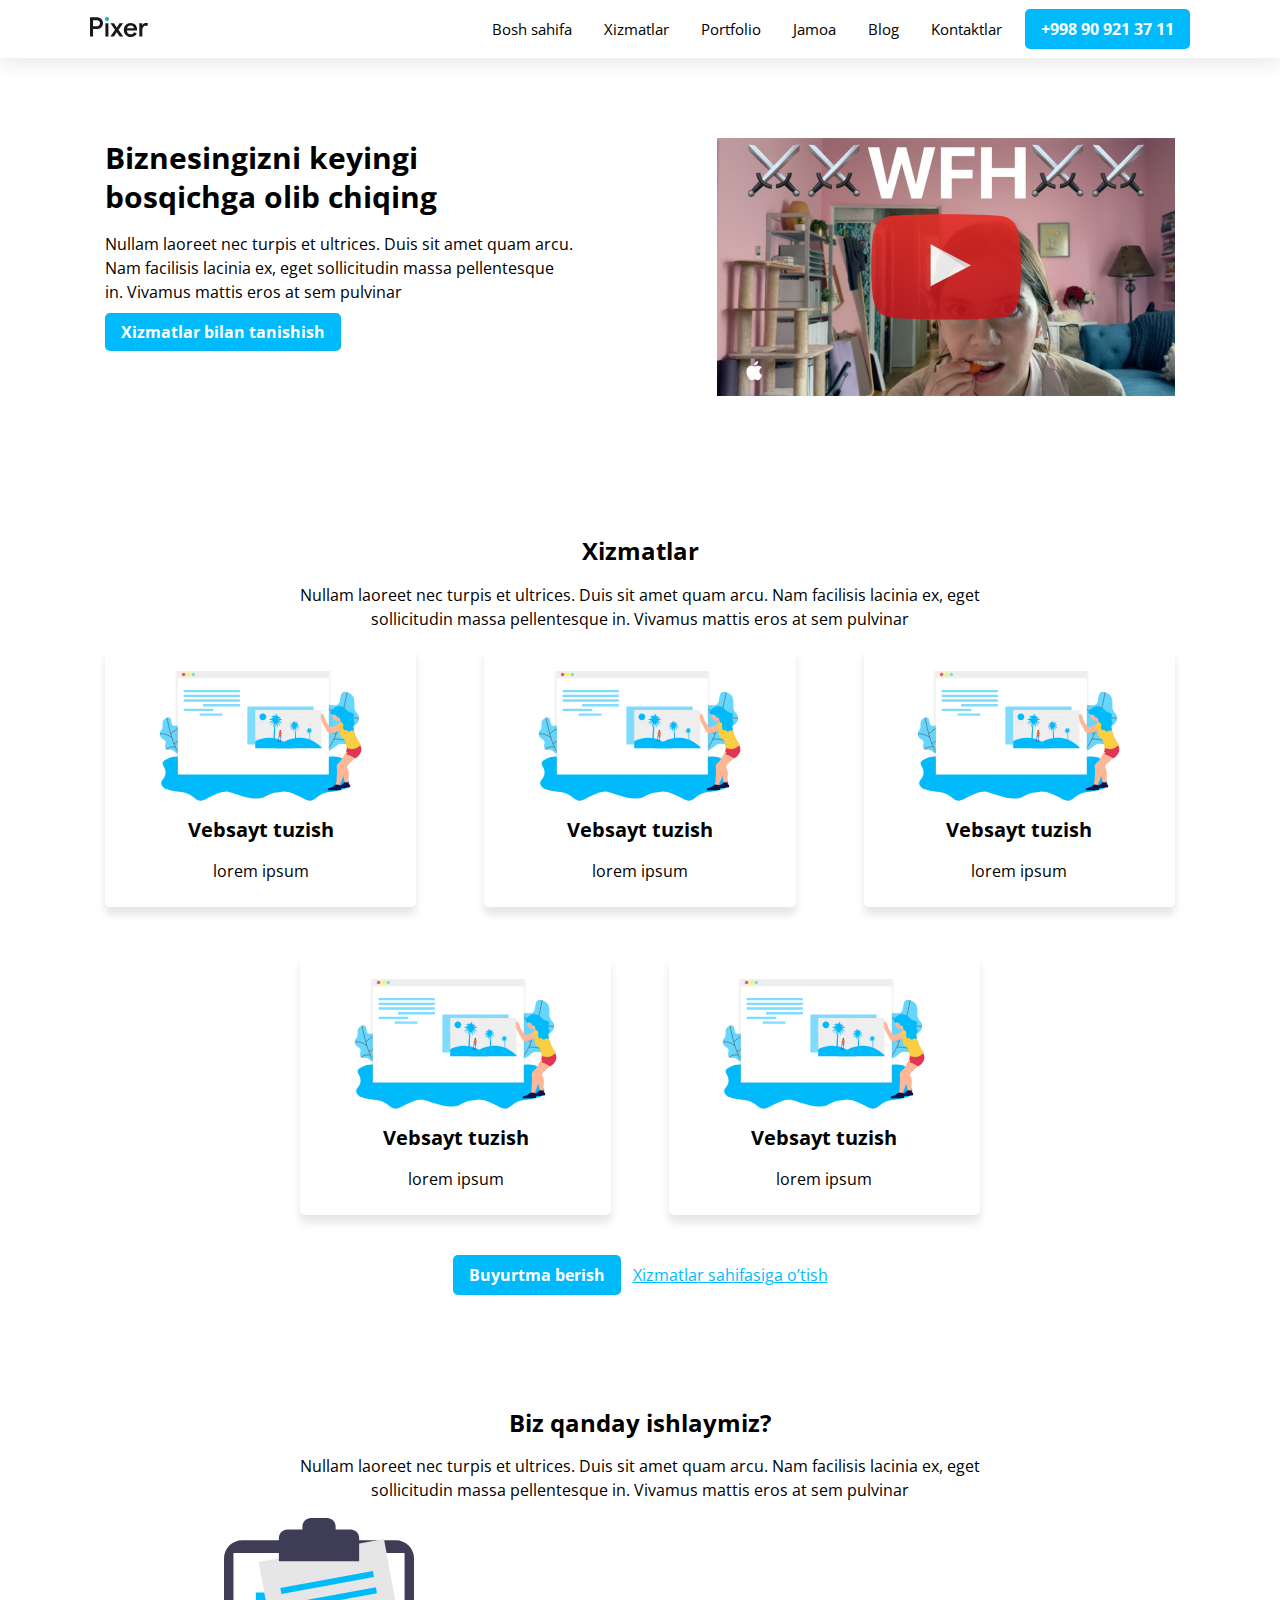
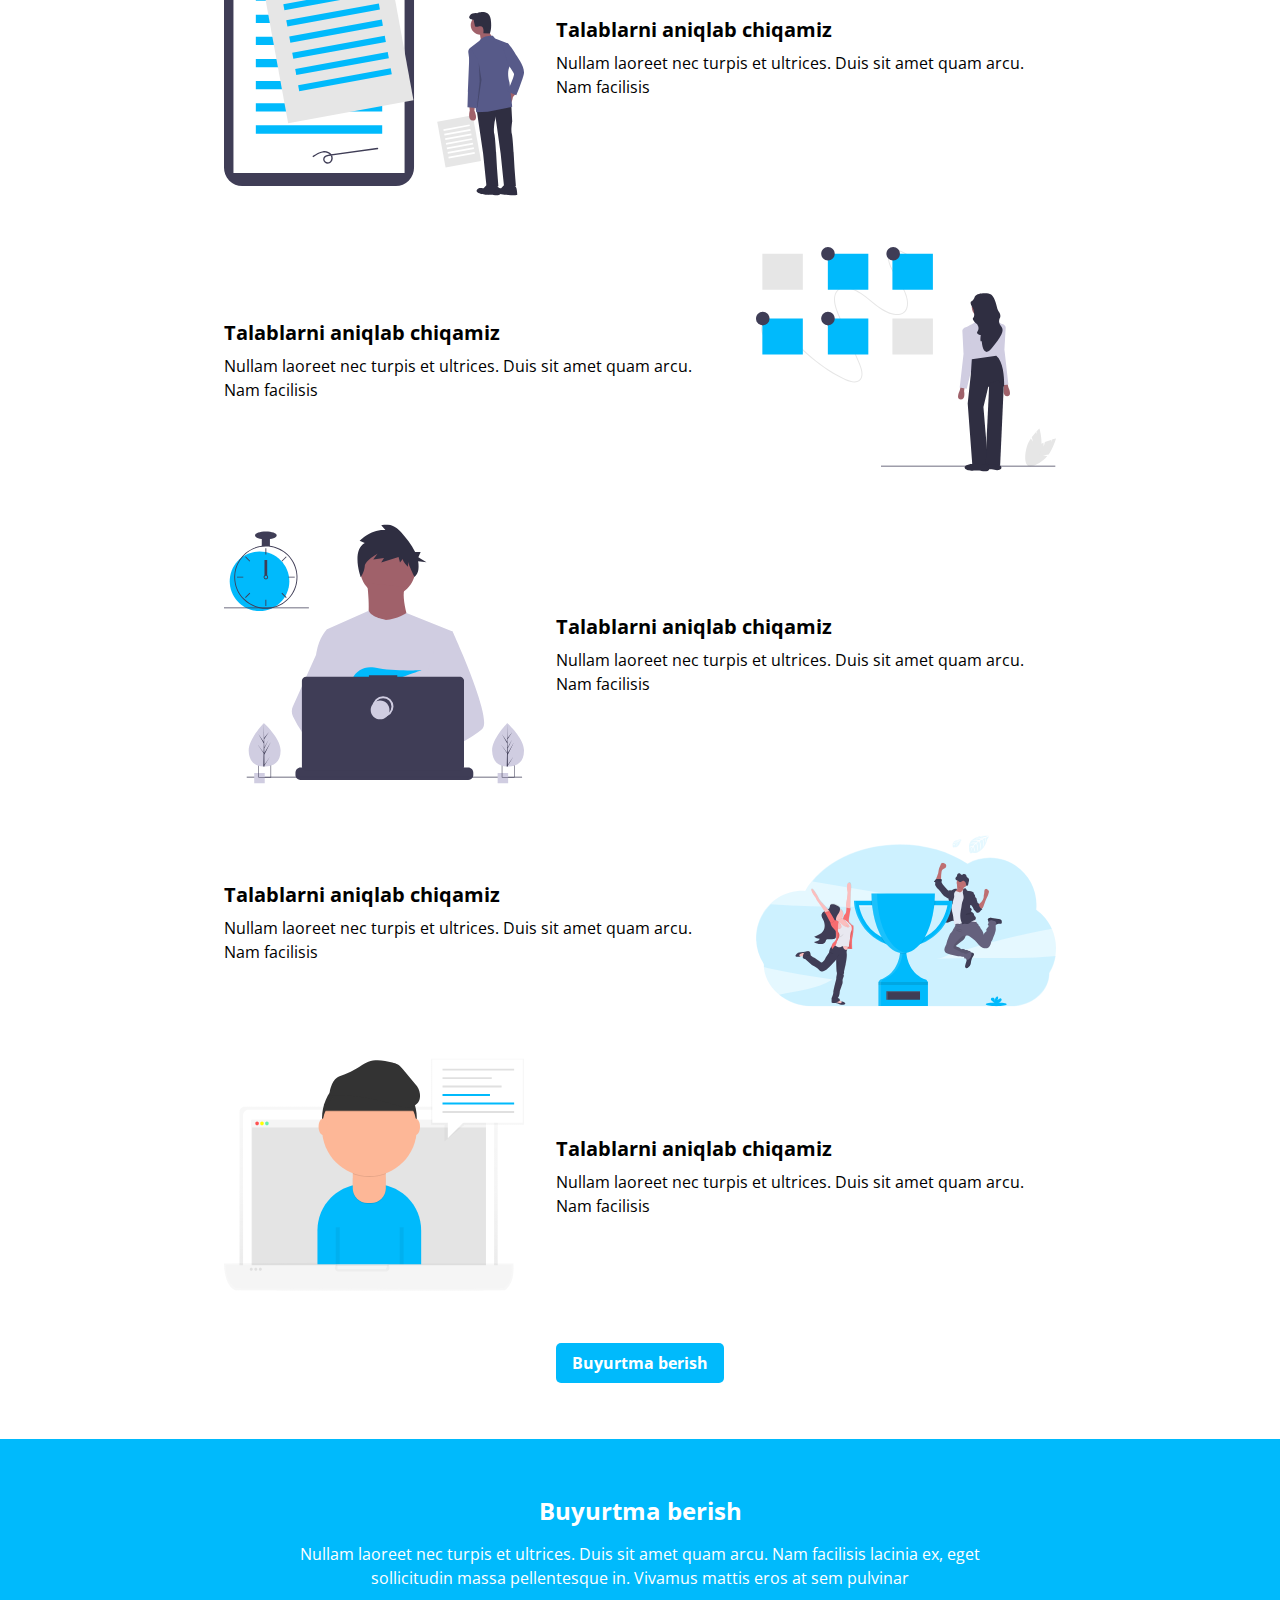
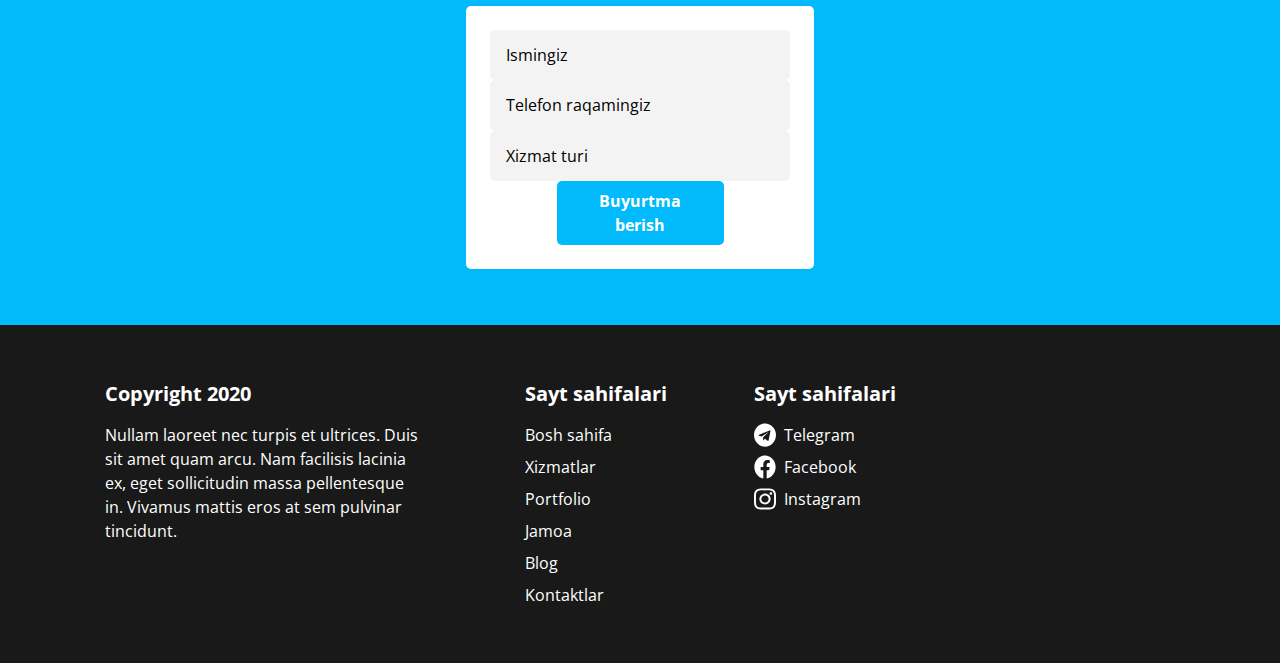
<file: index.html>
<!DOCTYPE html>
<html lang="en">

<head>
    <meta charset="UTF-8">
    <meta http-equiv="X-UA-Compatible" content="IE=edge">
    <meta name="viewport" content="width=device-width, initial-scale=1.0">
    <title>Pixer</title>
    <link rel="stylesheet" href="css/style.css">
    <link rel="stylesheet" href="./css/minified.css">
    <link rel="stylesheet" href="./css/normolized.css">
</head>

<body>

    <h1 class="visually-hidden"></h1>

    <header id="header">
        <div class="container header-content">
            <a href="index.html" class="logo"><img src="images/logo.svg" alt="logo"></a>

            <nav class="navbar">
                <ul class="navbar-list">
                    <li><a href="" class="navbar-link">Bosh sahifa</a></li>
                    <li><a href="page.html" class="navbar-link">Xizmatlar</a></li>
                    <li><a href="" class="navbar-link">Portfolio</a></li>
                    <li><a href="" class="navbar-link">Jamoa</a></li>
                    <li><a href="" class="navbar-link">Blog</a></li>
                    <li><a href="" class="navbar-link">Kontaktlar</a></li>
                </ul>

                <a href="tel:+998909213711" class="main-link">+998 90 921 37 11</a>


            </nav>
        </div>
    </header>

    <main>
        <section class="intro">
            <div class="container intro-content">
                <div class="intro-left">
                    <h2>Biznesingizni keyingi bosqichga olib chiqing</h2>
                    <p>Nullam laoreet nec turpis et ultrices. Duis sit amet quam arcu. Nam facilisis lacinia ex, eget
                        sollicitudin massa pellentesque in. Vivamus mattis eros at sem pulvinar</p>
                    <a href="" class="main-link">Xizmatlar bilan tanishish</a>
                </div>
                <div class="intro-right">
                    <a href="" class="intro-youtube">
                        <img src="images/youtube.png" alt="youtube">
                    </a>
                    <a href="">
                        <img class="play-button" src="images/youtube-play-button.png" alt="play-button">
                    </a>
                </div>
            </div>
        </section>


        <section class="services" id="services">
            <div class="container services-content">
                <div class="services-head">
                    <h2>Xizmatlar</h2>
                    <p>Nullam laoreet nec turpis et ultrices. Duis sit amet quam arcu. Nam facilisis lacinia ex, eget
                        sollicitudin massa pellentesque in. Vivamus mattis eros at sem pulvinar</p>
                </div>


                <ul class="services-list">
                    <li class="services-item">
                        <img src="images/services-img1.svg" alt="services">
                        <h3>Vebsayt tuzish</h3>
                        <span>lorem ipsum</span>
                    </li>
                    <li class="services-item">
                        <img src="images/services-img1.svg" alt="services">
                        <h3>Vebsayt tuzish</h3>
                        <span>lorem ipsum</span>
                    </li>
                    <li class="services-item">
                        <img src="images/services-img1.svg" alt="services">
                        <h3>Vebsayt tuzish</h3>
                        <span>lorem ipsum</span>
                    </li>
                    <li class="services-item">
                        <img src="images/services-img1.svg" alt="services">
                        <h3>Vebsayt tuzish</h3>
                        <span>lorem ipsum</span>
                    </li>
                    <li class="services-item">
                        <img src="images/services-img1.svg" alt="services">
                        <h3>Vebsayt tuzish</h3>
                        <span>lorem ipsum</span>
                    </li>
                </ul>

                <div class="servisec-links">
                    <a href="" class="main-link">Buyurtma berish</a>
                    <a href="" class="servisec-link">Xizmatlar sahifasiga o’tish</a>
                </div>


            </div>
        </section>

        <section class="work">
            <div class="container work-content">
                <div class="work-head">
                    <h2>Biz qanday ishlaymiz?</h2>
                    <p>Nullam laoreet nec turpis et ultrices. Duis sit amet quam arcu. Nam facilisis lacinia ex, eget
                        sollicitudin massa pellentesque in. Vivamus mattis eros at sem pulvinar</p>
                </div>



                <ul class="work-list">
                    <li class="work-item">
                        <div class="work-left">
                            <img src="images/work-item1.svg" alt="work">
                        </div>
                        <div class="work-right">
                            <h3>Talablarni aniqlab chiqamiz</h3>
                            <p>Nullam laoreet nec turpis et ultrices. Duis sit amet quam arcu. Nam facilisis</p>
                        </div>
                    </li>
                    <li class="work-item">
                        <div class="work-right">
                            <h3>Talablarni aniqlab chiqamiz</h3>
                            <p>Nullam laoreet nec turpis et ultrices. Duis sit amet quam arcu. Nam facilisis</p>
                        </div>
                        <div class="work-left">
                            <img src="images/work-item2.svg" alt="work">
                        </div>
                    </li>
                    <li class="work-item">
                        <div class="work-left">
                            <img src="images/work-item3.svg" alt="work">
                        </div>
                        <div class="work-right">
                            <h3>Talablarni aniqlab chiqamiz</h3>
                            <p>Nullam laoreet nec turpis et ultrices. Duis sit amet quam arcu. Nam facilisis</p>
                        </div>
                    </li>
                    <li class="work-item">
                        <div class="work-right">
                            <h3>Talablarni aniqlab chiqamiz</h3>
                            <p>Nullam laoreet nec turpis et ultrices. Duis sit amet quam arcu. Nam facilisis</p>
                        </div>
                        <div class="work-left">
                            <img src="images/work-item4.svg" alt="work">
                        </div>
                    </li>
                    <li class="work-item">
                        <div class="work-left">
                            <img src="images/work-item5.svg" alt="work">
                        </div>
                        <div class="work-right">
                            <h3>Talablarni aniqlab chiqamiz</h3>
                            <p>Nullam laoreet nec turpis et ultrices. Duis sit amet quam arcu. Nam facilisis</p>
                        </div>
                    </li>
                </ul>

                <div class="work-link">
                    <a href="" class="main-link">Buyurtma berish</a>
                </div>

            </div>
        </section>

        <section class="order">
            <div class="container order-container">
                <div class="order-head">
                    <h2>Buyurtma berish</h2>
                    <p>Nullam laoreet nec turpis et ultrices. Duis sit amet quam arcu. Nam facilisis lacinia ex, eget
                        sollicitudin massa pellentesque in. Vivamus mattis eros at sem pulvinar</p>
                </div>


                <form action="">
                    <input type="text" placeholder="Ismingiz">
                    <input type="tel" placeholder="Telefon raqamingiz">
                    <input type="text" placeholder="Xizmat turi">
                    <button>Buyurtma berish</button>
                </form>
            </div>
        </section>
    </main>

    <footer>
        <div class="container footer-content">
            <div class="footer-text">
                <h3>Copyright 2020</h3>
                <p>Nullam laoreet nec turpis et ultrices. Duis sit amet quam arcu. Nam facilisis lacinia ex, eget
                    sollicitudin massa pellentesque in. Vivamus mattis eros at sem pulvinar tincidunt.</p>
            </div>

            <ul class="footer-list">
                <li>
                    <h3>Sayt sahifalari</h3>
                </li>
                <li><a href="" class="footer-link">Bosh sahifa</a></li>
                <li><a href="#services" class="footer-link">Xizmatlar</a></li>
                <li><a href="" class="footer-link">Portfolio</a></li>
                <li><a href="" class="footer-link">Jamoa</a></li>
                <li><a href="" class="footer-link">Blog</a></li>
                <li><a href="#header" class="footer-link">Kontaktlar</a></li>
            </ul>

            <ul class="footer-list">
                <li>
                    <h3>Sayt sahifalari</h3>
                </li>
                <li>
                    <a class="footer-link" href="">
                        <img src="images/telegram.svg" alt="telegram">
                        <span>Telegram</span>
                    </a>
                </li>
                <li>
                    <a class="footer-link" href="">
                        <img src="images/facebook.svg" alt="facebook">
                        <span>Facebook</span>
                    </a>
                </li>
                <li>
                    <a class="footer-link" href="">
                        <img src="images/instagram.svg" alt="instagram">
                        <span>Instagram</span>
                    </a>
                </li>
            </ul>

        </div>
    </footer>






</body>

</html>
</file>
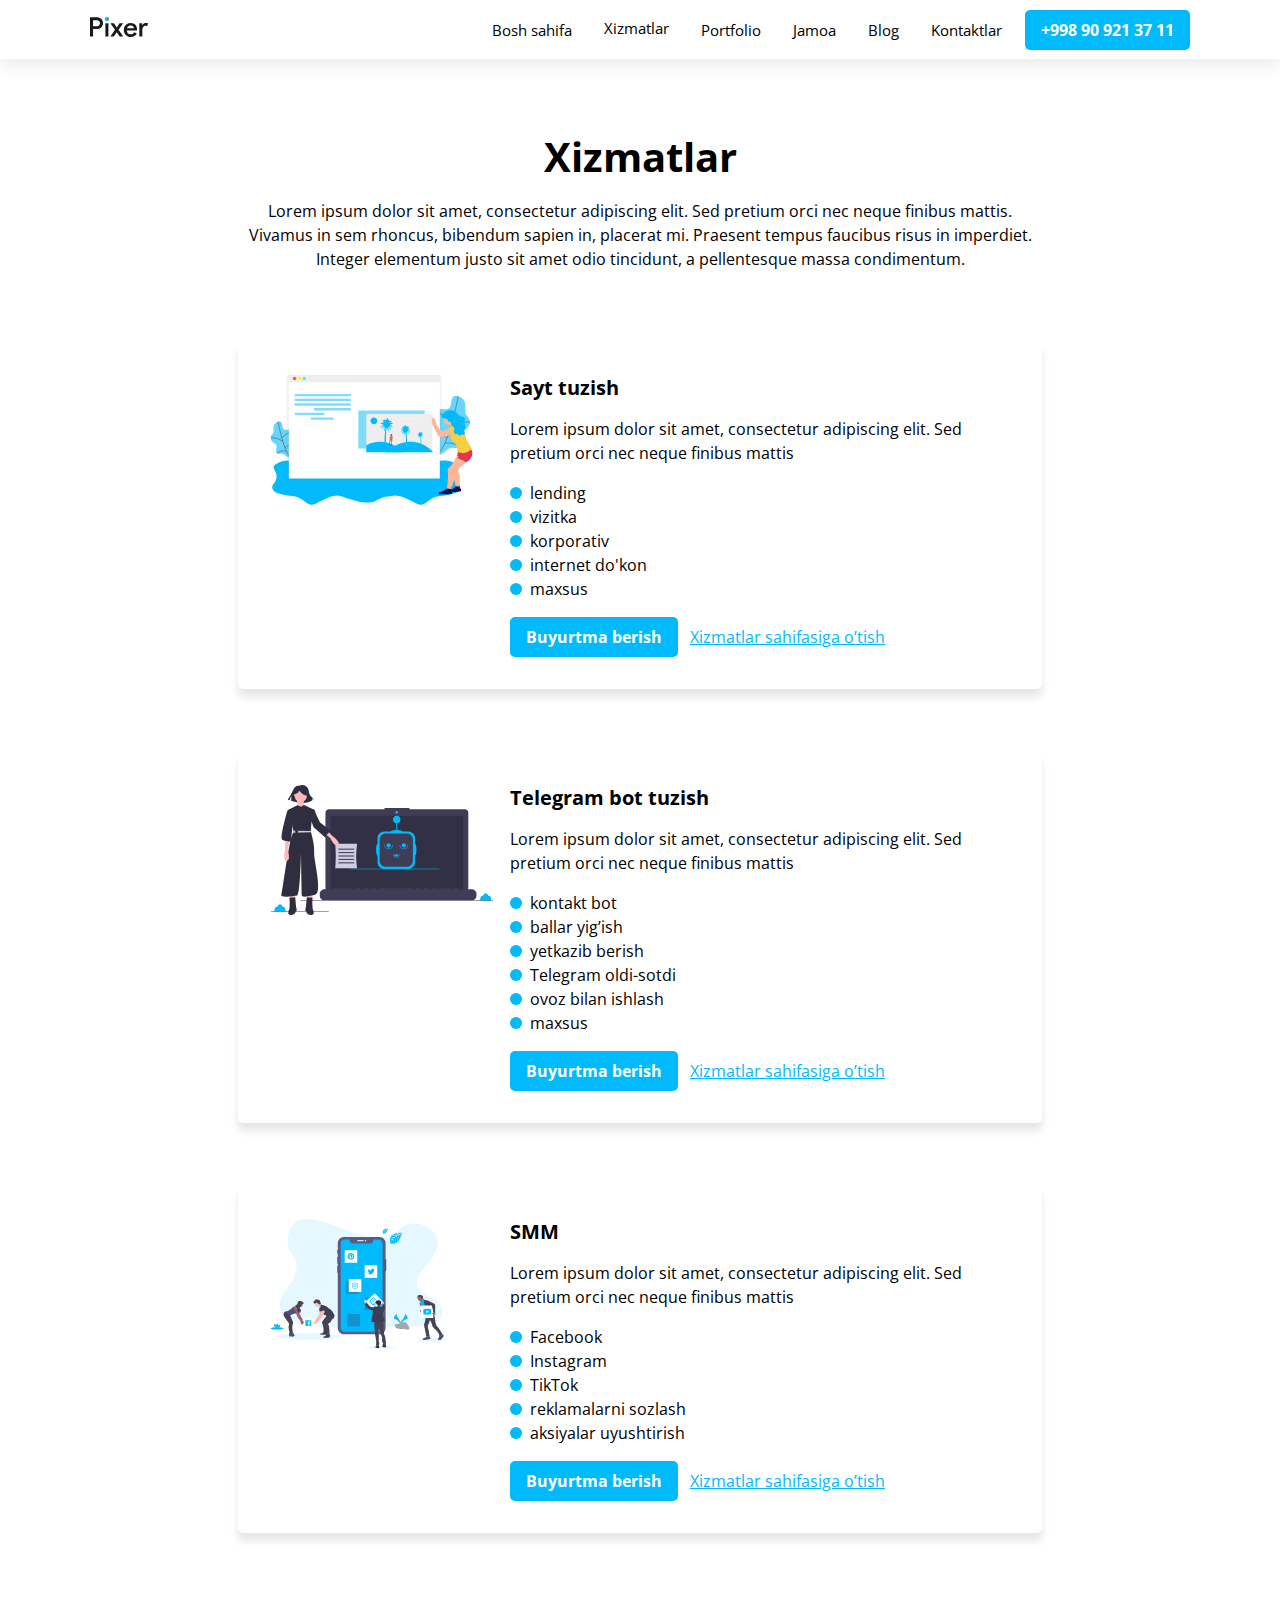
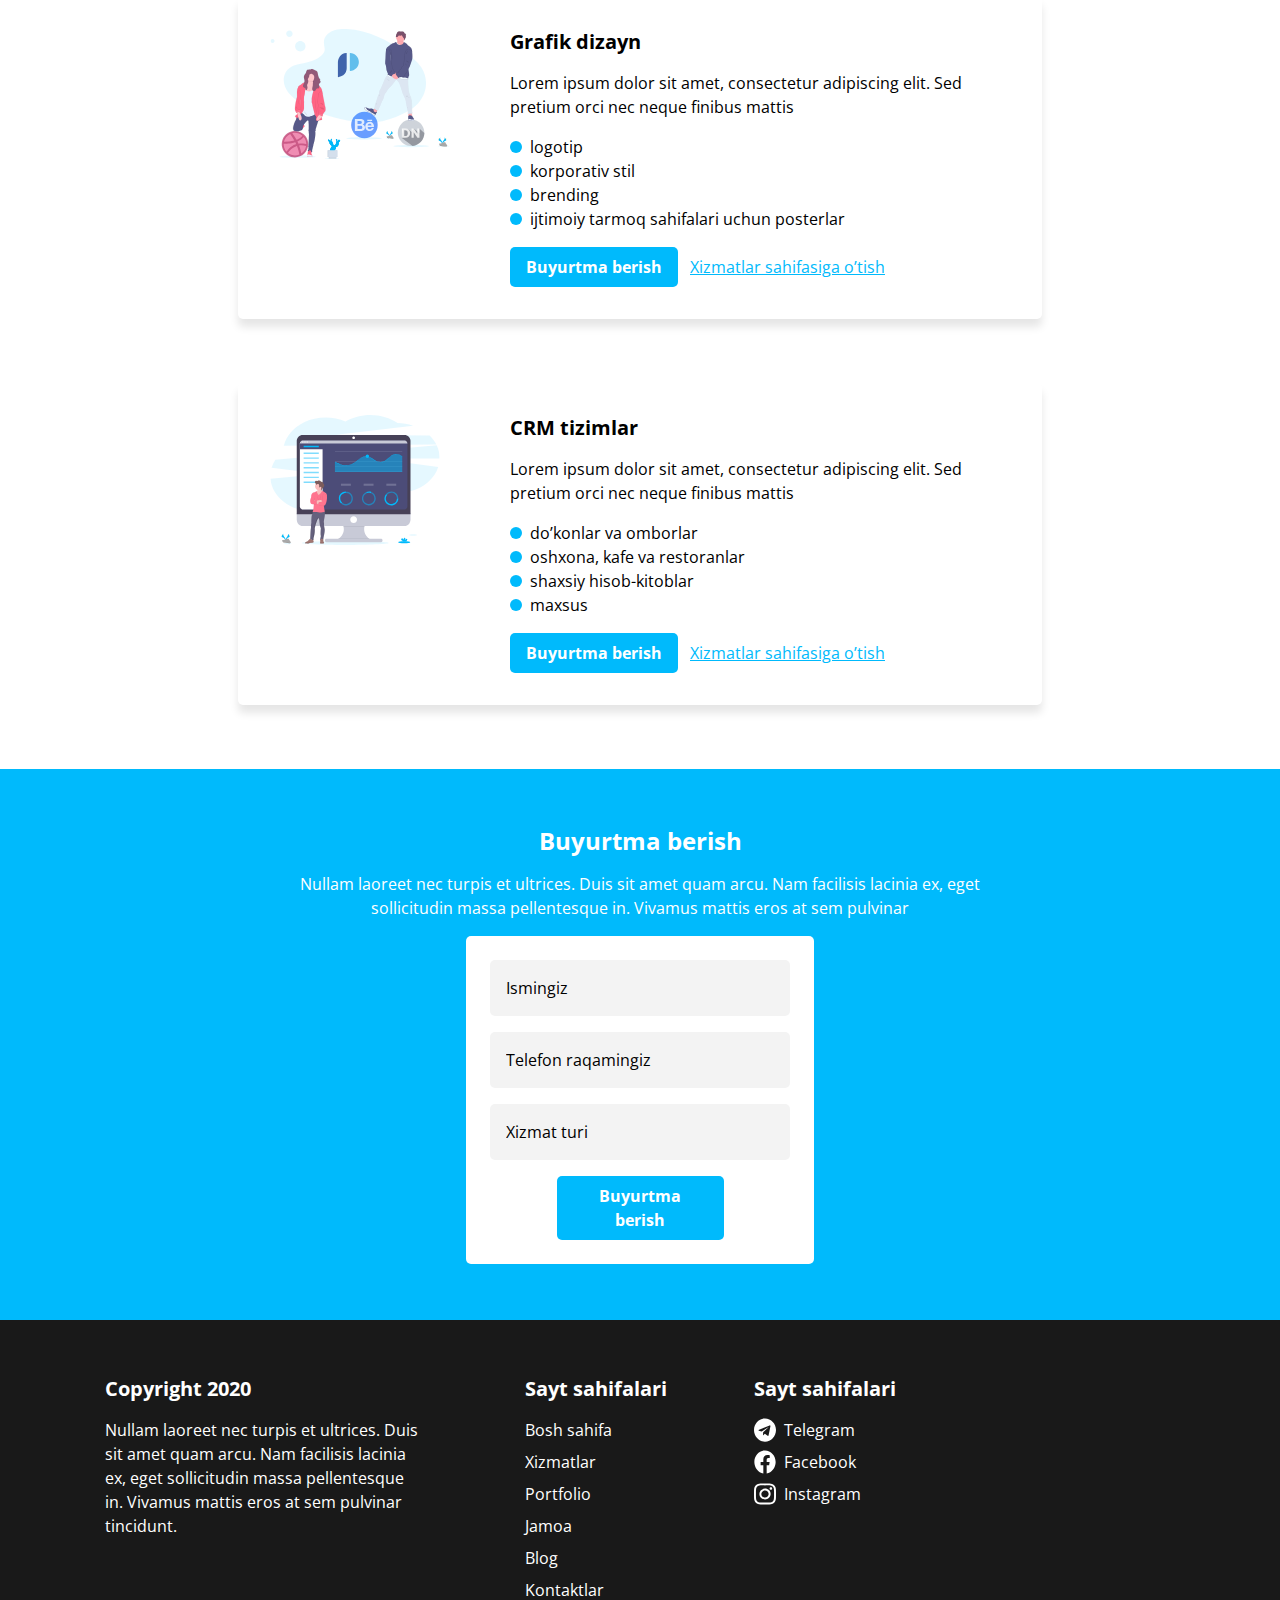
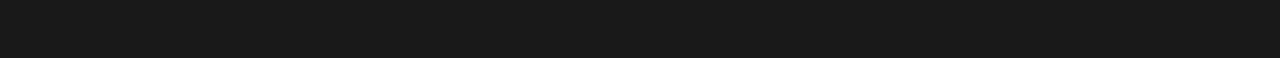
<file: page.html>
<!DOCTYPE html>
<html lang="en">

<head>
    <meta charset="UTF-8">
    <meta http-equiv="X-UA-Compatible" content="IE=edge">
    <meta name="viewport" content="width=device-width, initial-scale=1.0">
    <title>Services</title>
    <link rel="stylesheet" href="css/style.css">
</head>

<body>

    <header>
        <div class="container header-content header-page">
            <a href="index.html" class="logo"><img src="images/logo.svg" alt="logo"></a>

            <nav class="navbar">
                <ul class="navbar-list">
                    <li><a href="index.html" class="navbar-link">Bosh sahifa</a></li>
                    <li class="select-item">
                        <a href="" class="navbar-link select-link">Xizmatlar</a>
                        <div class="select">
                            <ul>
                                <li><a href="#vebsayt">Vebsayt</a></li>
                                <li><a href="#tgbot">Telegram bot</a></li>
                                <li><a href="#smm">SMM</a></li>
                                <li><a href="#design">Grafik dizayn</a></li>
                                <li><a href="#crm">CRM tizim</a></li>
                            </ul>
                        </div>
                    </li>
                    <li><a href="" class="navbar-link">Portfolio</a></li>
                    <li><a href="" class="navbar-link">Jamoa</a></li>
                    <li><a href="" class="navbar-link">Blog</a></li>
                    <li><a href="" class="navbar-link">Kontaktlar</a></li>
                </ul>

                <a href="" class="main-link">+998 90 921 37 11</a>


            </nav>
        </div>
    </header>

    <main>
        <section class="services-page">
            <div class="container">
                <h1>Xizmatlar</h1>
                <p>Lorem ipsum dolor sit amet, consectetur adipiscing elit. Sed pretium orci nec neque finibus mattis.
                    Vivamus in sem rhoncus, bibendum sapien in, placerat mi. Praesent tempus faucibus risus in
                    imperdiet. Integer elementum justo sit amet odio tincidunt, a pellentesque massa condimentum.</p>
            </div>
        </section>
        <section class="services-page-cards">
            <div class="container services-page-cards__content">
                <ul class="services-page-list">
                    <li class="services-page-item" id="vebsayt">
                        <div class="page-item-left">
                            <img src="images/services-img1.svg" alt="services">
                        </div>
                        <div class="page-item-right">
                            <h3>Sayt tuzish</h3>
                            <p>Lorem ipsum dolor sit amet, consectetur adipiscing elit. Sed pretium orci nec neque
                                finibus mattis</p>

                            <ul class="page-item-right__list">
                                <li>
                                    <div class="circle"></div> lending
                                </li>
                                <li>
                                    <div class="circle"></div> vizitka
                                </li>
                                <li>
                                    <div class="circle"></div> korporativ
                                </li>
                                <li>
                                    <div class="circle"></div> internet do'kon
                                </li>
                                <li>
                                    <div class="circle"></div> maxsus
                                </li>
                            </ul>

                            <div class="servisec-page-links">
                                <a href="" class="main-link">Buyurtma berish</a>
                                <a href="" class="servisec-page-link">Xizmatlar sahifasiga o’tish</a>
                            </div>
                        </div>
                    </li>
                    <li class="services-page-item" id="tgbot">
                        <div class="page-item-left">
                            <img src="images/services-img2.svg" alt="services">
                        </div>
                        <div class="page-item-right">
                            <h3>Telegram bot tuzish</h3>
                            <p>Lorem ipsum dolor sit amet, consectetur adipiscing elit. Sed pretium orci nec neque
                                finibus mattis</p>

                            <ul class="page-item-right__list">
                                <li>
                                    <div class="circle"></div> kontakt bot
                                </li>
                                <li>
                                    <div class="circle"></div> ballar yig’ish
                                </li>
                                <li>
                                    <div class="circle"></div> yetkazib berish
                                </li>
                                <li>
                                    <div class="circle"></div> Telegram oldi-sotdi
                                </li>
                                <li>
                                    <div class="circle"></div> ovoz bilan ishlash
                                </li>
                                <li>
                                    <div class="circle"></div> maxsus
                                </li>
                            </ul>

                            <div class="servisec-page-links">
                                <a href="" class="main-link">Buyurtma berish</a>
                                <a href="" class="servisec-page-link">Xizmatlar sahifasiga o’tish</a>
                            </div>
                        </div>
                    </li>
                    <li class="services-page-item" id="smm">
                        <div class="page-item-left">
                            <img src="images/services-img3.svg" alt="services">
                        </div>
                        <div class="page-item-right">
                            <h3>SMM</h3>
                            <p>Lorem ipsum dolor sit amet, consectetur adipiscing elit. Sed pretium orci nec neque
                                finibus mattis</p>

                            <ul class="page-item-right__list">
                                <li>
                                    <div class="circle"></div> Facebook
                                </li>
                                <li>
                                    <div class="circle"></div> Instagram
                                </li>
                                <li>
                                    <div class="circle"></div> TikTok
                                </li>
                                <li>
                                    <div class="circle"></div> reklamalarni sozlash
                                </li>
                                <li>
                                    <div class="circle"></div> aksiyalar uyushtirish
                                </li>
                            </ul>

                            <div class="servisec-page-links">
                                <a href="" class="main-link">Buyurtma berish</a>
                                <a href="" class="servisec-page-link">Xizmatlar sahifasiga o’tish</a>
                            </div>
                        </div>
                    </li>
                    <li class="services-page-item" id="design">
                        <div class="page-item-left">
                            <img src="images/services-img4.svg" alt="services">
                        </div>
                        <div class="page-item-right">
                            <h3>Grafik dizayn</h3>
                            <p>Lorem ipsum dolor sit amet, consectetur adipiscing elit. Sed pretium orci nec neque
                                finibus mattis</p>

                            <ul class="page-item-right__list">
                                <li>
                                    <div class="circle"></div> logotip
                                </li>
                                <li>
                                    <div class="circle"></div> korporativ stil
                                </li>
                                <li>
                                    <div class="circle"></div> brending
                                </li>
                                <li>
                                    <div class="circle"></div> ijtimoiy tarmoq sahifalari uchun posterlar
                                </li>
                            </ul>

                            <div class="servisec-page-links">
                                <a href="" class="main-link">Buyurtma berish</a>
                                <a href="" class="servisec-page-link">Xizmatlar sahifasiga o’tish</a>
                            </div>
                        </div>
                    </li>
                    <li class="services-page-item" id="crm">
                        <div class="page-item-left">
                            <img src="images/services-img5.svg" alt="services">
                        </div>
                        <div class="page-item-right">
                            <h3>CRM tizimlar</h3>
                            <p>Lorem ipsum dolor sit amet, consectetur adipiscing elit. Sed pretium orci nec neque
                                finibus mattis</p>

                            <ul class="page-item-right__list">
                                <li>
                                    <div class="circle"></div> do’konlar va omborlar
                                </li>
                                <li>
                                    <div class="circle"></div> oshxona, kafe va restoranlar
                                </li>
                                <li>
                                    <div class="circle"></div> shaxsiy hisob-kitoblar
                                </li>
                                <li>
                                    <div class="circle"></div> maxsus
                                </li>
                            </ul>

                            <div class="servisec-page-links">
                                <a href="" class="main-link">Buyurtma berish</a>
                                <a href="" class="servisec-page-link">Xizmatlar sahifasiga o’tish</a>
                            </div>
                        </div>
                    </li>
                </ul>
            </div>
        </section>
        <section class="order">
            <div class="container order-container">
                <div class="order-head">
                    <h2>Buyurtma berish</h2>
                    <p>Nullam laoreet nec turpis et ultrices. Duis sit amet quam arcu. Nam facilisis lacinia ex, eget
                        sollicitudin massa pellentesque in. Vivamus mattis eros at sem pulvinar</p>
                </div>


                <form action="">
                    <input type="text" placeholder="Ismingiz">
                    <input type="tel" placeholder="Telefon raqamingiz">
                    <input type="text" placeholder="Xizmat turi">
                    <button>Buyurtma berish</button>
                </form>
            </div>
        </section>
    </main>

    <footer>
        <div class="container footer-content">
            <div class="footer-text">
                <h3>Copyright 2020</h3>
                <p>Nullam laoreet nec turpis et ultrices. Duis sit amet quam arcu. Nam facilisis lacinia ex, eget
                    sollicitudin massa pellentesque in. Vivamus mattis eros at sem pulvinar tincidunt.</p>
            </div>

            <ul class="footer-list">
                <li>
                    <h3>Sayt sahifalari</h2>
                </li>
                <li><a href="" class="footer-link">Bosh sahifa</a></li>
                <li><a href="" class="footer-link">Xizmatlar</a></li>
                <li><a href="" class="footer-link">Portfolio</a></li>
                <li><a href="" class="footer-link">Jamoa</a></li>
                <li><a href="" class="footer-link">Blog</a></li>
                <li><a href="" class="footer-link">Kontaktlar</a></li>
            </ul>

            <ul class="footer-list">
                <li>
                    <h3>Sayt sahifalari</h2>
                </li>
                <li>
                    <a class="footer-link" href="">
                        <img src="images/telegram.svg" alt="telegram">
                        <span>Telegram</span>
                    </a>
                </li>
                <li>
                    <a class="footer-link" href="">
                        <img src="images/facebook.svg" alt="facebook">
                        <span>Facebook</span>
                    </a>
                </li>
                <li>
                    <a class="footer-link" href="">
                        <img src="images/instagram.svg" alt="instagram">
                        <span>Instagram</span>
                    </a>
                </li>
            </ul>

        </div>
    </footer>








</body>

</html>
</file>
<file: css/style.css>
@import url('https://fonts.googleapis.com/css2?family=Open+Sans:wght@400;700&display=swap');


* {
    box-sizing: border-box;
    margin: 0;
    padding: 0;
    scroll-behavior: smooth;
}

body {
    font-family: 'Open Sans';
    margin: 0;
    padding: 0;
}


ul,
li {
    margin: 0;
    padding: 0;
    list-style: none;
}

p,
h1,
h2,
h3,
h4 {
    padding: 0;
    margin: 0;
}

a {
    text-decoration: none;
}


.visually-hidden {
    clip: rect(0 0 0 0);
    clip-path: inset(50%);
    height: 1px;
    overflow: hidden;
    position: absolute;
    white-space: nowrap;
    width: 1px;
}

.container {
    width: 1100px;
    padding: 0 15px;
    margin: 0 auto;
}


header {
    background: #FFFFFF;
    box-shadow: 0px 4px 20px rgba(0, 0, 0, 0.1);
}


.header-content {
    display: flex;
    justify-content: space-between;
    align-items: center;
    padding: 9px 0;
}

.header-page {
    padding: 0;
}

.navbar-list {
    display: flex;
    align-items: center;
    margin-right: 7px;
}


.navbar-link {
    font-family: 'Open Sans';
    font-style: normal;
    font-weight: 400;
    font-size: 15px;
    line-height: 24px;
    color: #000000;
    padding: 16px;
    border-bottom: 3px solid transparent;
    transition: border 0.4s;
}

.navbar-link:hover {
    border-bottom: 3px solid #191919;
}

.navbar-link:active {
    border-bottom: transparent;
}







.navbar {
    display: flex;
    align-items: center;
}


.select-item {
    position: relative;
    display: flex;
    flex-direction: column;
    align-items: center;
}




.navbar:hover .select {
    display: flex;
}

.select {
    display: none;
    top: 59px;
    width: 132px;
    position: absolute;
    background: #FFFFFF;
    box-shadow: 0px 4px 24px rgba(0, 0, 0, 0.1);
    border-radius: 5px;
}

.select li:last-child {
    margin-bottom: 0;
}

.select li {
    display: flex;
}

.select a {
    font-family: 'Open Sans';
    font-style: normal;
    font-weight: 400;
    font-size: 16px;
    line-height: 24px;
    color: #000000;
    padding: 8px 16px;
    width: 100%;
    transition: color 0.2s;
}


.select a:hover {
    background: #00BAFC;
    color: #FFFFFF;
}


.select a:active {
    opacity: 0.6;
}


.intro {
    margin: 80px;
}

.intro-left h2 {
    font-family: 'Open Sans';
    font-style: normal;
    font-weight: 700;
    font-size: 30px;
    line-height: 130%;
    color: #000000;
}

.intro-left p {
    font-family: 'Open Sans';
    font-style: normal;
    font-weight: 400;
    font-size: 16px;
    line-height: 24px;
    color: #000000;
    margin: 16px 0;
}

.main-link {
    font-family: 'Open Sans';
    font-style: normal;
    font-weight: 700;
    font-size: 16px;
    line-height: 24px;
    color: #FFFFFF;
    padding: 8px 16px;
    background: #00BAFC;
    border-radius: 5px;
    transition: 0.2s;
}

.main-link:hover {
    background: rgba(0, 186, 252, 0.8);
}

.main-link:active {
    background: rgba(0, 186, 252, 0.6);
}

.intro-content {
    display: flex;
    justify-content: space-between;
}

.intro-left {
    width: 470px;
}



.intro-right {
    width: 458px;
    position: relative;
}



.play-button {
    position: absolute;
    top: 76px;
    left: 154px;
}


.services {
    padding: 56px 0;
}

.services h2 {
    font-family: 'Open Sans';
    font-style: normal;
    font-weight: 700;
    font-size: 24px;
    line-height: 130%;
    text-align: center;
    color: #000000;
    margin-bottom: 16px;
}


.services-head {
    width: 719px;
    margin: 0 auto;
    margin-bottom: 16px;
}

.services-head p {
    font-family: 'Open Sans';
    font-style: normal;
    font-weight: 400;
    font-size: 16px;
    line-height: 24px;
    color: #000000;
    text-align: center;
}

.services-list {
    display: flex;
    flex-wrap: wrap;
    justify-content: space-between;
}

.services-item {
    width: 29.09%;
    display: flex;
    flex-direction: column;
    align-items: center;
    background: #FFFFFF;
    box-shadow: 0px 8px 8px rgba(0, 0, 0, 0.1);
    border-radius: 5px;
    transition: box-shadow 0.2s;
    padding: 24px 58px;
}


.services-item:nth-child(4) {
    margin-top: 48px;
    margin-left: 195px;
}

.services-item:nth-child(5) {
    margin-top: 48px;
    margin-right: 195px;
}





.services-item:hover {
    box-shadow: 0px 12px 21px rgba(0, 0, 0, 0.1);
}

.services-item:active {
    box-shadow: 0px 4px 4px rgba(0, 0, 0, 0.2);
}



.services-item h3 {
    font-family: 'Open Sans';
    font-style: normal;
    font-weight: 700;
    font-size: 20px;
    line-height: 130%;
    color: #000000;
    margin: 16px 0;
}


.services-item span {
    font-family: 'Open Sans';
    font-style: normal;
    font-weight: 400;
    font-size: 16px;
    line-height: 24px;
    color: #000000;
}

.servisec-links {
    display: flex;
    align-items: center;
    margin: 0 auto;
    width: 375px;
    justify-content: space-between;
    margin-top: 40px;
}

.servisec-link {
    font-family: 'Open Sans';
    font-style: normal;
    font-weight: 400;
    font-size: 16px;
    line-height: 24px;
    text-align: center;
    text-decoration-line: underline;
    color: #00BAFC;
}


.work {
    padding: 56px 0;
}


.work-head {
    width: 719px;
    margin: 0 auto;
    margin-bottom: 16px;
}

.work-head h2 {
    font-family: 'Open Sans';
    font-style: normal;
    font-weight: 700;
    font-size: 24px;
    line-height: 130%;
    text-align: center;
    color: #000000;
    margin-bottom: 16px;
}

.work-head p {
    font-family: 'Open Sans';
    font-style: normal;
    font-weight: 400;
    font-size: 16px;
    line-height: 24px;
    text-align: center;
    color: #000000;
    width: 719px;
    margin: 0 auto;
}

.work-list {
    width: 832px;
    margin: 0 auto;
}

.work-item {
    display: flex;
    align-items: center;
    justify-content: space-between;
    margin-bottom: 48px;
}


.work-right {
    width: 500px;
}

.work-right h3 {
    font-family: 'Open Sans';
    font-style: normal;
    font-weight: 700;
    font-size: 20px;
    line-height: 130%;
    color: #000000;
    margin-bottom: 8px;
}

.work-right p {
    font-family: 'Open Sans';
    font-style: normal;
    font-weight: 400;
    font-size: 16px;
    line-height: 24px;
    color: #000000;
}

.work-link {
    display: flex;
    justify-content: center;
}


.order {
    background: #00BAFC;
    padding: 56px 0;
}

.order-head {
    width: 719px;
    margin: 0 auto;
    margin-bottom: 16px;
}

.order-head h2 {
    font-family: 'Open Sans';
    font-style: normal;
    font-weight: 700;
    font-size: 24px;
    line-height: 130%;
    text-align: center;
    color: #FFFFFF;
    margin-bottom: 16px;
}

.order-head p {
    font-family: 'Open Sans';
    font-style: normal;
    font-weight: 400;
    font-size: 16px;
    line-height: 150%;
    text-align: center;
    color: #FFFFFF;
}


form {
    width: 348px;
    padding: 24px;
    display: flex;
    flex-direction: column;
    align-items: center;
    background: #FFFFFF;
    border-radius: 5px;
    margin: 0 auto;
}

input {
    width: 300px;
    padding: 16px;
    border: none;
    outline: none;
    background: #F3F3F3;
    border-radius: 5px;
    margin-bottom: 16px;
    font-family: 'Open Sans';
    font-style: normal;
    font-weight: 400;
    font-size: 16px;
    line-height: 150%;
    color: #000000;
}

input::placeholder {
    color: #000;
}


form button {
    padding: 8px 16px;
    background: #00BAFC;
    border-radius: 5px;
    outline: none;
    border: none;
    width: 167px;
    font-family: 'Open Sans';
    font-style: normal;
    font-weight: 700;
    font-size: 16px;
    line-height: 24px;
    color: #FFFFFF;
}



footer {
    background: #191919;
    padding: 56px 0;
}


.footer-text {
    width: 320px;
    margin-right: 100px;
}

.footer-text h3 {
    font-family: 'Open Sans';
    font-style: normal;
    font-weight: 700;
    font-size: 20px;
    line-height: 130%;
    color: #FFFFFF;
    margin-bottom: 16px;
}

.footer-text p {
    font-family: 'Open Sans';
    font-style: normal;
    font-weight: 400;
    font-size: 16px;
    line-height: 150%;
    color: #FFFFFF;
}


.footer-list h3 {
    font-family: 'Open Sans';
    font-style: normal;
    font-weight: 700;
    font-size: 20px;
    line-height: 130%;
    color: #FFFFFF;
    margin-bottom: 16px;
}


.footer-list:nth-of-type(1) {
    margin-right: 87px;
}




.footer-link {
    font-family: 'Open Sans';
    font-style: normal;
    font-weight: 400;
    font-size: 16px;
    line-height: 24px;
    color: #FFFFFF;
    display: flex;
    align-items: center;
    margin-top: 8px;
    transition: color 0.2s, opacity 0.2s;
}


.footer-link:hover {
    color: #00BAFC;
}


.footer-link:active {
    opacity: 0.6;
}



.footer-link img {
    margin-right: 8px;
}


.footer-content {
    display: flex;
}


/* page */

.services-page {
    padding: 72px 0;
}

.services-page h1 {
    font-family: 'Open Sans';
    font-style: normal;
    font-weight: 700;
    font-size: 40px;
    line-height: 130%;
    color: #000000;
    text-align: center;
    margin-bottom: 16px;
}

.services-page p {
    font-family: 'Open Sans';
    font-style: normal;
    font-weight: 400;
    font-size: 16px;
    line-height: 24px;
    text-align: center;
    color: #000000;
    width: 800px;
    margin: 0 auto;
}


.services-page-list {
    width: 804px;
    margin: 0 auto;
}

.services-page-item {
    display: flex;
    justify-content: space-between;
    background: #FFFFFF;
    padding: 32px;
    box-shadow: 0px 8px 8px rgba(0, 0, 0, 0.1);
    border-radius: 5px;
    margin-bottom: 64px;
}


.services-page-item:hover {
    box-shadow: 0px 12px 21px rgba(0, 0, 0, 0.1);
}

.services-page-item:active {
    box-shadow: 0px 4px 4px rgba(0, 0, 0, 0.2);
}


.page-item-right {
    width: 500px;
}


.page-item-right h3 {
    font-family: 'Open Sans';
    font-style: normal;
    font-weight: 700;
    font-size: 20px;
    line-height: 130%;
    color: #000000;
}

.page-item-right p {
    font-family: 'Open Sans';
    font-style: normal;
    font-weight: 400;
    font-size: 16px;
    line-height: 24px;
    color: #000000;
    margin-top: 16px;
}

.page-item-right__list {
    margin-top: 16px;

}

.page-item-right__list li {
    font-family: 'Open Sans';
    font-style: normal;
    font-weight: 400;
    font-size: 16px;
    line-height: 24px;
    color: #000000;
    display: flex;
    align-items: center;
}


.circle {
    width: 12px;
    height: 12px;
    background: #00BAFC;
    border-radius: 12px;
    margin-right: 8px;
}




.servisec-page-links {
    display: flex;
    align-items: center;
    width: 375px;
    justify-content: space-between;
    margin-top: 16px;
}


.servisec-page-link {
    font-family: 'Open Sans';
    font-style: normal;
    font-weight: 400;
    font-size: 16px;
    line-height: 24px;
    text-align: center;
    text-decoration-line: underline;
    color: #00BAFC;
}
</file>
<file: css/minified.css>
@import url(https://fonts.googleapis.com/css2?family=Open+Sans:wght@400;700&display=swap);*,body,h1,h2,h3,h4,li,p,ul{padding:0;margin:0}.footer-content,.navbar,.navbar-list,.navbar:hover .select,.select li,.select-item{display:flex}.select,header{background:#fff}.navbar-link,.select a{font-weight:400;line-height:24px}.intro-left h2,.intro-left p,.navbar-link,.select a{font-family:'Open Sans';font-style:normal;color:#000}.main-link,.select,.services-item,form,form button{border-radius:5px}*{box-sizing:border-box;scroll-behavior:smooth}body{font-family:'Open Sans'}li,ul{list-style:none}a{text-decoration:none}.visually-hidden{clip:rect(0 0 0 0);clip-path:inset(50%);height:1px;overflow:hidden;position:absolute;white-space:nowrap;width:1px}.container{width:1100px;padding:0 15px;margin:0 auto}header{box-shadow:0 4px 20px rgba(0,0,0,.1)}.header-content{display:flex;justify-content:space-between;align-items:center;padding:9px 0}.header-page{padding:0}.navbar-list{align-items:center;margin-right:7px}.navbar-link{font-size:15px;padding:16px;border-bottom:3px solid transparent;transition:border .4s}.main-link,.select a,form button{padding:8px 16px}.navbar-link:hover{border-bottom:3px solid #191919}.navbar-link:active{border-bottom:transparent}.navbar{align-items:center}.select-item{position:relative;flex-direction:column;align-items:center}.select{display:none;top:59px;width:132px;position:absolute;box-shadow:0 4px 24px rgba(0,0,0,.1)}.main-link,.select a:hover{color:#fff;background:#00bafc}.services-item,.services-page-item{box-shadow:0 8px 8px rgba(0,0,0,.1)}.select li:last-child{margin-bottom:0}.select a{font-size:16px;width:100%;transition:color .2s}.footer-link:active,.select a:active{opacity:.6}.intro{margin:80px}.intro-left h2{font-weight:700;font-size:30px;line-height:130%}.intro-left p,.main-link{font-size:16px;line-height:24px}.intro-left p{font-weight:400;margin:16px 0}.main-link,.services h2,.work-head h2{font-weight:700;font-family:'Open Sans';font-style:normal}.main-link{transition:.2s}.main-link:hover{background:rgba(0,186,252,.8)}.main-link:active{background:rgba(0,186,252,.6)}.intro-content{display:flex;justify-content:space-between}.intro-left{width:470px}.intro-right{width:458px;position:relative}.play-button{position:absolute;top:76px;left:154px}.services,.work{padding:56px 0}.services h2,.work-head h2{font-size:24px;line-height:130%;text-align:center;color:#000;margin-bottom:16px}.order-head,.services-head,.work-head{width:719px;margin:0 auto 16px}.services-head p{font-family:'Open Sans';font-style:normal;font-weight:400;font-size:16px;line-height:24px;color:#000;text-align:center}.services-list{display:flex;flex-wrap:wrap;justify-content:space-between}.services-item{width:29.09%;display:flex;flex-direction:column;align-items:center;background:#fff;transition:box-shadow .2s;padding:24px 58px}.order,form button{background:#00bafc}.order,footer{padding:56px 0}.services-item:nth-child(4){margin-top:48px;margin-left:195px}.services-item:nth-child(5){margin-top:48px;margin-right:195px}.services-item:hover,.services-page-item:hover{box-shadow:0 12px 21px rgba(0,0,0,.1)}.services-item:active,.services-page-item:active{box-shadow:0 4px 4px rgba(0,0,0,.2)}.services-item h3{font-family:'Open Sans';font-style:normal;font-weight:700;font-size:20px;line-height:130%;color:#000;margin:16px 0}.services-item span,.servisec-link,.servisec-page-link,.work-head p,.work-right p{font-family:'Open Sans';font-style:normal;font-weight:400;font-size:16px}.services-item span,.work-right p{line-height:24px;color:#000}.servisec-links{display:flex;align-items:center;margin:40px auto 0;width:375px;justify-content:space-between}.servisec-link,.servisec-page-link{line-height:24px;text-align:center;text-decoration-line:underline;color:#00bafc}.work-head p{line-height:24px;text-align:center;color:#000;width:719px;margin:0 auto}.order-head h2,.work-right h3{font-weight:700;line-height:130%;font-family:'Open Sans';font-style:normal}.work-list{width:832px;margin:0 auto}.work-item{display:flex;align-items:center;justify-content:space-between;margin-bottom:48px}.page-item-right,.work-right{width:500px}.work-right h3{font-size:20px;color:#000;margin-bottom:8px}.work-link{display:flex;justify-content:center}.order-head h2{font-size:24px;text-align:center;color:#fff;margin-bottom:16px}.order-head p,input{font-weight:400;line-height:150%;font-size:16px}.order-head p{font-family:'Open Sans';font-style:normal;text-align:center;color:#fff}.footer-list h3,.footer-text h3,form button{font-weight:700;font-family:'Open Sans';font-style:normal}form{width:348px;padding:24px;display:flex;flex-direction:column;align-items:center;background:#fff;margin:0 auto}.footer-link,.page-item-right__list li{align-items:center;display:flex}input{width:300px;padding:16px;border:none;outline:0;background:#f3f3f3;border-radius:5px;margin-bottom:16px;font-family:'Open Sans';font-style:normal;color:#000}input::placeholder{color:#000}form button{outline:0;border:none;width:167px;font-size:16px;line-height:24px;color:#fff}footer{background:#191919}.footer-text{width:320px;margin-right:100px}.footer-list h3,.footer-text h3{font-size:20px;line-height:130%;color:#fff;margin-bottom:16px}.footer-link,.footer-text p{font-weight:400;font-size:16px;color:#fff}.footer-text p{font-family:'Open Sans';font-style:normal;line-height:150%}.services-page h1,.services-page p{text-align:center;color:#000;font-family:'Open Sans';font-style:normal}.footer-list:first-of-type{margin-right:87px}.footer-link{font-family:'Open Sans';font-style:normal;line-height:24px;margin-top:8px;transition:color .2s,opacity .2s}.footer-link:hover{color:#00bafc}.footer-link img{margin-right:8px}.services-page{padding:72px 0}.services-page h1{font-weight:700;font-size:40px;line-height:130%;margin-bottom:16px}.services-page p{font-weight:400;font-size:16px;line-height:24px;width:800px;margin:0 auto}.services-page-list{width:804px;margin:0 auto}.page-item-right p,.page-item-right__list{margin-top:16px}.services-page-item{display:flex;justify-content:space-between;background:#fff;padding:32px;border-radius:5px;margin-bottom:64px}.page-item-right h3{font-family:'Open Sans';font-style:normal;font-weight:700;font-size:20px;line-height:130%;color:#000}.page-item-right p,.page-item-right__list li{font-family:'Open Sans';font-style:normal;font-weight:400;font-size:16px;line-height:24px;color:#000}.circle{width:12px;height:12px;background:#00bafc;border-radius:12px;margin-right:8px}.servisec-page-links{display:flex;align-items:center;width:375px;justify-content:space-between;margin-top:16px}
</file>
<file: css/normolized.css>
/*! normalize.css v8.0.1 | MIT License | github.com/necolas/normalize.css */

/* Document
   ========================================================================== */

/**
 * 1. Correct the line height in all browsers.
 * 2. Prevent adjustments of font size after orientation changes in iOS.
 */

 html {
    line-height: 1.15; /* 1 */
    -webkit-text-size-adjust: 100%; /* 2 */
  }
  
  /* Sections
     ========================================================================== */
  
  /**
   * Remove the margin in all browsers.
   */
  
  body {
    margin: 0;
  }
  
  /**
   * Render the `main` element consistently in IE.
   */
  
  main {
    display: block;
  }
  
  /**
   * Correct the font size and margin on `h1` elements within `section` and
   * `article` contexts in Chrome, Firefox, and Safari.
   */
  
  h1 {
    font-size: 2em;
    margin: 0.67em 0;
  }
  
  /* Grouping content
     ========================================================================== */
  
  /**
   * 1. Add the correct box sizing in Firefox.
   * 2. Show the overflow in Edge and IE.
   */
  
  hr {
    box-sizing: content-box; /* 1 */
    height: 0; /* 1 */
    overflow: visible; /* 2 */
  }
  
  /**
   * 1. Correct the inheritance and scaling of font size in all browsers.
   * 2. Correct the odd `em` font sizing in all browsers.
   */
  
  pre {
    font-family: monospace, monospace; /* 1 */
    font-size: 1em; /* 2 */
  }
  
  /* Text-level semantics
     ========================================================================== */
  
  /**
   * Remove the gray background on active links in IE 10.
   */
  
  a {
    background-color: transparent;
  }
  
  /**
   * 1. Remove the bottom border in Chrome 57-
   * 2. Add the correct text decoration in Chrome, Edge, IE, Opera, and Safari.
   */
  
  abbr[title] {
    border-bottom: none; /* 1 */
    text-decoration: underline; /* 2 */
    text-decoration: underline dotted; /* 2 */
  }
  
  /**
   * Add the correct font weight in Chrome, Edge, and Safari.
   */
  
  b,
  strong {
    font-weight: bolder;
  }
  
  /**
   * 1. Correct the inheritance and scaling of font size in all browsers.
   * 2. Correct the odd `em` font sizing in all browsers.
   */
  
  code,
  kbd,
  samp {
    font-family: monospace, monospace; /* 1 */
    font-size: 1em; /* 2 */
  }
  
  /**
   * Add the correct font size in all browsers.
   */
  
  small {
    font-size: 80%;
  }
  
  /**
   * Prevent `sub` and `sup` elements from affecting the line height in
   * all browsers.
   */
  
  sub,
  sup {
    font-size: 75%;
    line-height: 0;
    position: relative;
    vertical-align: baseline;
  }
  
  sub {
    bottom: -0.25em;
  }
  
  sup {
    top: -0.5em;
  }
  
  /* Embedded content
     ========================================================================== */
  
  /**
   * Remove the border on images inside links in IE 10.
   */
  
  img {
    border-style: none;
  }
  
  /* Forms
     ========================================================================== */
  
  /**
   * 1. Change the font styles in all browsers.
   * 2. Remove the margin in Firefox and Safari.
   */
  
  button,
  input,
  optgroup,
  select,
  textarea {
    font-family: inherit; /* 1 */
    font-size: 100%; /* 1 */
    line-height: 1.15; /* 1 */
    margin: 0; /* 2 */
  }
  
  /**
   * Show the overflow in IE.
   * 1. Show the overflow in Edge.
   */
  
  button,
  input { /* 1 */
    overflow: visible;
  }
  
  /**
   * Remove the inheritance of text transform in Edge, Firefox, and IE.
   * 1. Remove the inheritance of text transform in Firefox.
   */
  
  button,
  select { /* 1 */
    text-transform: none;
  }
  
  /**
   * Correct the inability to style clickable types in iOS and Safari.
   */
  
  button,
  [type="button"],
  [type="reset"],
  [type="submit"] {
    -webkit-appearance: button;
  }
  
  /**
   * Remove the inner border and padding in Firefox.
   */
  
  button::-moz-focus-inner,
  [type="button"]::-moz-focus-inner,
  [type="reset"]::-moz-focus-inner,
  [type="submit"]::-moz-focus-inner {
    border-style: none;
    padding: 0;
  }
  
  /**
   * Restore the focus styles unset by the previous rule.
   */
  
  button:-moz-focusring,
  [type="button"]:-moz-focusring,
  [type="reset"]:-moz-focusring,
  [type="submit"]:-moz-focusring {
    outline: 1px dotted ButtonText;
  }
  
  /**
   * Correct the padding in Firefox.
   */
  
  fieldset {
    padding: 0.35em 0.75em 0.625em;
  }
  
  /**
   * 1. Correct the text wrapping in Edge and IE.
   * 2. Correct the color inheritance from `fieldset` elements in IE.
   * 3. Remove the padding so developers are not caught out when they zero out
   *    `fieldset` elements in all browsers.
   */
  
  legend {
    box-sizing: border-box; /* 1 */
    color: inherit; /* 2 */
    display: table; /* 1 */
    max-width: 100%; /* 1 */
    padding: 0; /* 3 */
    white-space: normal; /* 1 */
  }
  
  /**
   * Add the correct vertical alignment in Chrome, Firefox, and Opera.
   */
  
  progress {
    vertical-align: baseline;
  }
  
  /**
   * Remove the default vertical scrollbar in IE 10+.
   */
  
  textarea {
    overflow: auto;
  }
  
  /**
   * 1. Add the correct box sizing in IE 10.
   * 2. Remove the padding in IE 10.
   */
  
  [type="checkbox"],
  [type="radio"] {
    box-sizing: border-box; /* 1 */
    padding: 0; /* 2 */
  }
  
  /**
   * Correct the cursor style of increment and decrement buttons in Chrome.
   */
  
  [type="number"]::-webkit-inner-spin-button,
  [type="number"]::-webkit-outer-spin-button {
    height: auto;
  }
  
  /**
   * 1. Correct the odd appearance in Chrome and Safari.
   * 2. Correct the outline style in Safari.
   */
  
  [type="search"] {
    -webkit-appearance: textfield; /* 1 */
    outline-offset: -2px; /* 2 */
  }
  
  /**
   * Remove the inner padding in Chrome and Safari on macOS.
   */
  
  [type="search"]::-webkit-search-decoration {
    -webkit-appearance: none;
  }
  
  /**
   * 1. Correct the inability to style clickable types in iOS and Safari.
   * 2. Change font properties to `inherit` in Safari.
   */
  
  ::-webkit-file-upload-button {
    -webkit-appearance: button; /* 1 */
    font: inherit; /* 2 */
  }
  
  /* Interactive
     ========================================================================== */
  
  /*
   * Add the correct display in Edge, IE 10+, and Firefox.
   */
  
  details {
    display: block;
  }
  
  /*
   * Add the correct display in all browsers.
   */
  
  summary {
    display: list-item;
  }
  
  /* Misc
     ========================================================================== */
  
  /**
   * Add the correct display in IE 10+.
   */
  
  template {
    display: none;
  }
  
  /**
   * Add the correct display in IE 10.
   */
  
  [hidden] {
    display: none;
  }
</file>
